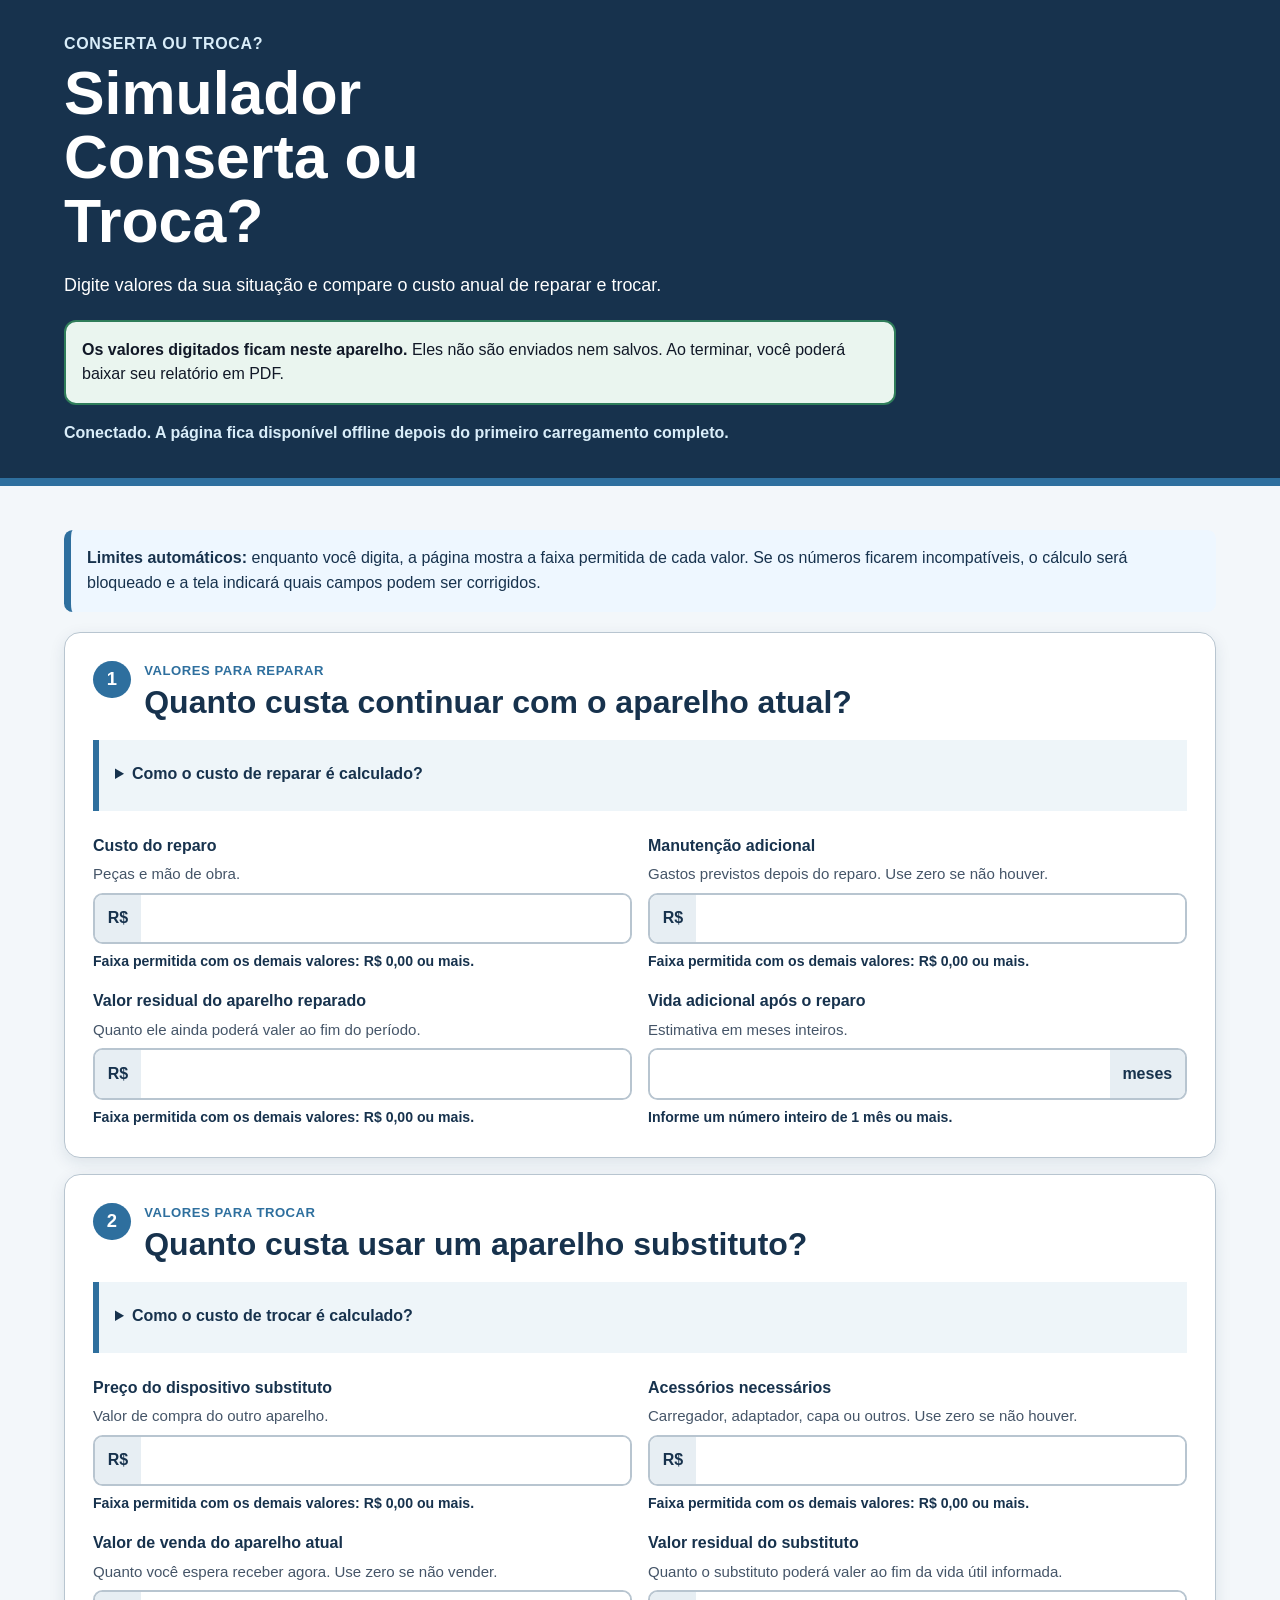
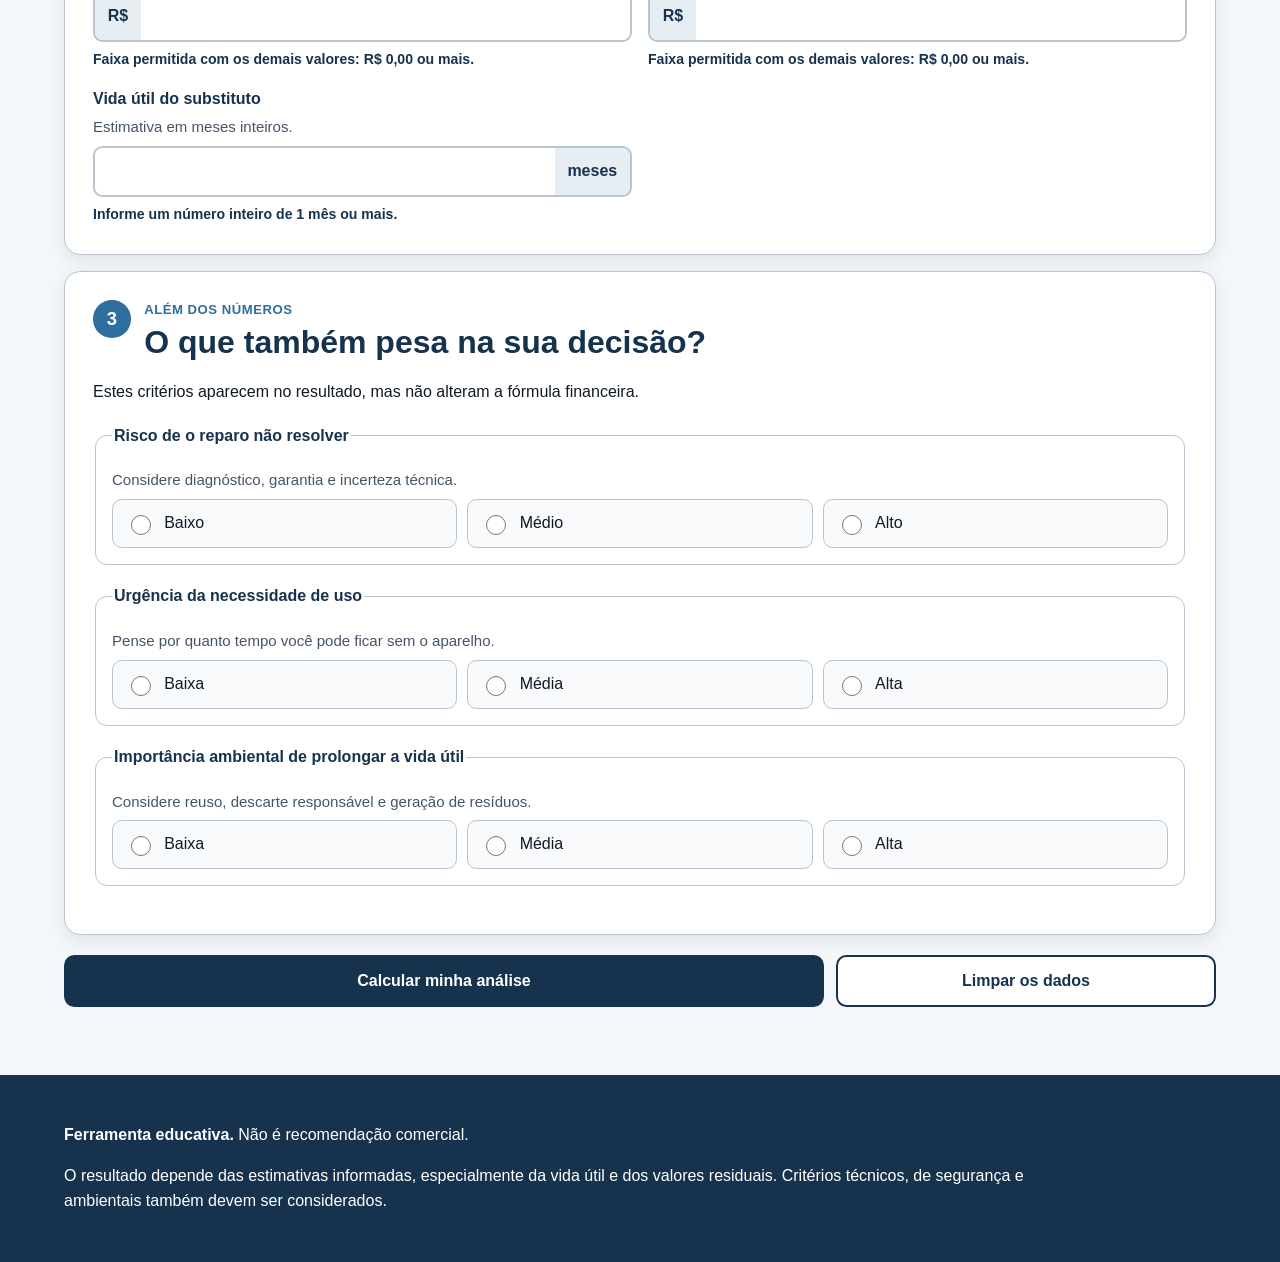
<file: simulador/index.html>
<!doctype html>
<html lang="pt-BR">
  <head>
    <meta charset="utf-8">
    <meta name="viewport" content="width=device-width, initial-scale=1">
    <meta name="theme-color" content="#17324d">
    <meta name="referrer" content="no-referrer">
    <meta
      http-equiv="Content-Security-Policy"
      content="default-src 'self'; script-src 'self'; style-src 'self'; img-src 'self' data:; connect-src 'self'; manifest-src 'self'; worker-src 'self'; object-src 'none'; base-uri 'none'; form-action 'self'"
    >
    <meta
      name="description"
      content="Simulador educativo para comparar o custo anual de reparar ou trocar um dispositivo."
    >
    <title>Simulador Conserta ou Troca?</title>
    <link rel="manifest" href="manifest.webmanifest">
    <link rel="icon" href="icons/app-icon.svg" type="image/svg+xml">
    <link rel="stylesheet" href="styles.css?v=5">
    <script src="core.js" defer></script>
    <script src="pdf.js" defer></script>
    <script src="app.js?v=5" defer></script>
  </head>
  <body>
    <a class="pular-conteudo" href="#conteudo">Pular para o formulário</a>

    <header class="cabecalho">
      <div class="limite">
        <p class="marca">Conserta ou Troca?</p>
        <h1>Simulador Conserta ou Troca?</h1>
        <p class="subtitulo">
          Digite valores da sua situação e compare o custo anual de reparar e trocar.
        </p>
        <div class="aviso-privacidade" role="note">
          <strong>Os valores digitados ficam neste aparelho.</strong>
          Eles não são enviados nem salvos. Ao terminar, você poderá baixar seu relatório em PDF.
        </div>
        <p id="estado-rede" class="estado-rede" aria-live="polite"></p>
      </div>
    </header>

    <main id="conteudo" class="limite">
      <noscript>
        <p class="mensagem mensagem-erro">
          Ative o JavaScript do navegador para fazer os cálculos.
        </p>
      </noscript>

      <form id="formulario-analise" novalidate>
        <p class="aviso-limites" role="note">
          <strong>Limites automáticos:</strong> enquanto você digita, a página mostra a
          faixa permitida de cada valor. Se os números ficarem incompatíveis, o cálculo
          será bloqueado e a tela indicará quais campos podem ser corrigidos.
        </p>
        <section class="secao" aria-labelledby="titulo-reparar">
          <div class="cabecalho-secao">
            <span class="numero-etapa" aria-hidden="true">1</span>
            <div>
              <p class="rotulo-etapa">Valores para reparar</p>
              <h2 id="titulo-reparar">Quanto custa continuar com o aparelho atual?</h2>
            </div>
          </div>

          <details>
            <summary>Como o custo de reparar é calculado?</summary>
            <p>
              Somamos o reparo e a manutenção adicional, descontamos o valor residual
              do aparelho reparado e dividimos pela vida adicional estimada.
            </p>
          </details>

          <div id="alerta-reparar" class="mensagem aviso-faixa" role="alert" hidden tabindex="-1"></div>

          <div class="grade-campos">
            <div class="campo">
              <label for="custo-reparo">Custo do reparo</label>
              <p id="ajuda-custo-reparo" class="ajuda">Peças e mão de obra.</p>
              <div class="entrada-com-unidade">
                <span aria-hidden="true">R$</span>
                <input id="custo-reparo" name="custo_reparo" type="number" inputmode="decimal" min="0" step="0.01" required aria-describedby="ajuda-custo-reparo limite-custo-reparo">
              </div>
              <p id="limite-custo-reparo" class="orientacao-faixa" aria-live="polite">Faixa permitida: R$ 0,00 ou mais.</p>
            </div>

            <div class="campo">
              <label for="manutencao-adicional">Manutenção adicional</label>
              <p id="ajuda-manutencao" class="ajuda">Gastos previstos depois do reparo. Use zero se não houver.</p>
              <div class="entrada-com-unidade">
                <span aria-hidden="true">R$</span>
                <input id="manutencao-adicional" name="manutencao_adicional" type="number" inputmode="decimal" min="0" step="0.01" required aria-describedby="ajuda-manutencao limite-manutencao">
              </div>
              <p id="limite-manutencao" class="orientacao-faixa" aria-live="polite">Faixa permitida: R$ 0,00 ou mais.</p>
            </div>

            <div class="campo">
              <label for="residual-reparado">Valor residual do aparelho reparado</label>
              <p id="ajuda-residual-reparado" class="ajuda">Quanto ele ainda poderá valer ao fim do período.</p>
              <div class="entrada-com-unidade">
                <span aria-hidden="true">R$</span>
                <input id="residual-reparado" name="residual_reparado" type="number" inputmode="decimal" min="0" step="0.01" required aria-describedby="ajuda-residual-reparado limite-residual-reparado">
              </div>
              <p id="limite-residual-reparado" class="orientacao-faixa" aria-live="polite">Preencha reparo e manutenção para ver o valor máximo.</p>
            </div>

            <div class="campo">
              <label for="vida-adicional">Vida adicional após o reparo</label>
              <p id="ajuda-vida-adicional" class="ajuda">Estimativa em meses inteiros.</p>
              <div class="entrada-com-unidade entrada-com-unidade-final">
                <input id="vida-adicional" name="vida_adicional_meses" type="number" inputmode="numeric" min="1" step="1" required aria-describedby="ajuda-vida-adicional limite-vida-adicional">
                <span aria-hidden="true">meses</span>
              </div>
              <p id="limite-vida-adicional" class="orientacao-faixa" aria-live="polite">Informe um número inteiro de 1 mês ou mais.</p>
            </div>
          </div>
        </section>

        <section class="secao" aria-labelledby="titulo-trocar">
          <div class="cabecalho-secao">
            <span class="numero-etapa" aria-hidden="true">2</span>
            <div>
              <p class="rotulo-etapa">Valores para trocar</p>
              <h2 id="titulo-trocar">Quanto custa usar um aparelho substituto?</h2>
            </div>
          </div>

          <details>
            <summary>Como o custo de trocar é calculado?</summary>
            <p>
              Somamos o preço do substituto e os acessórios, descontamos a venda do
              aparelho atual e o valor residual do substituto, e dividimos pela vida útil.
              O valor pago no passado pelo aparelho atual fica fora da conta.
            </p>
          </details>

          <div id="alerta-trocar" class="mensagem aviso-faixa" role="alert" hidden tabindex="-1"></div>

          <div class="grade-campos">
            <div class="campo">
              <label for="preco-substituto">Preço do dispositivo substituto</label>
              <p id="ajuda-preco-substituto" class="ajuda">Valor de compra do outro aparelho.</p>
              <div class="entrada-com-unidade">
                <span aria-hidden="true">R$</span>
                <input id="preco-substituto" name="preco_substituto" type="number" inputmode="decimal" min="0" step="0.01" required aria-describedby="ajuda-preco-substituto limite-preco-substituto">
              </div>
              <p id="limite-preco-substituto" class="orientacao-faixa" aria-live="polite">Faixa permitida: R$ 0,00 ou mais.</p>
            </div>

            <div class="campo">
              <label for="custos-acessorios">Acessórios necessários</label>
              <p id="ajuda-acessorios" class="ajuda">Carregador, adaptador, capa ou outros. Use zero se não houver.</p>
              <div class="entrada-com-unidade">
                <span aria-hidden="true">R$</span>
                <input id="custos-acessorios" name="custos_acessorios" type="number" inputmode="decimal" min="0" step="0.01" required aria-describedby="ajuda-acessorios limite-acessorios">
              </div>
              <p id="limite-acessorios" class="orientacao-faixa" aria-live="polite">Faixa permitida: R$ 0,00 ou mais.</p>
            </div>

            <div class="campo">
              <label for="valor-venda-atual">Valor de venda do aparelho atual</label>
              <p id="ajuda-venda-atual" class="ajuda">Quanto você espera receber agora. Use zero se não vender.</p>
              <div class="entrada-com-unidade">
                <span aria-hidden="true">R$</span>
                <input id="valor-venda-atual" name="valor_venda_atual" type="number" inputmode="decimal" min="0" step="0.01" required aria-describedby="ajuda-venda-atual limite-venda-atual">
              </div>
              <p id="limite-venda-atual" class="orientacao-faixa" aria-live="polite">Preencha preço, acessórios e residual para ver o valor máximo.</p>
            </div>

            <div class="campo">
              <label for="residual-substituto">Valor residual do substituto</label>
              <p id="ajuda-residual-substituto" class="ajuda">Quanto o substituto poderá valer ao fim da vida útil informada.</p>
              <div class="entrada-com-unidade">
                <span aria-hidden="true">R$</span>
                <input id="residual-substituto" name="residual_substituto" type="number" inputmode="decimal" min="0" step="0.01" required aria-describedby="ajuda-residual-substituto limite-residual-substituto">
              </div>
              <p id="limite-residual-substituto" class="orientacao-faixa" aria-live="polite">Preencha preço, acessórios e venda para ver o valor máximo.</p>
            </div>

            <div class="campo">
              <label for="vida-substituto">Vida útil do substituto</label>
              <p id="ajuda-vida-substituto" class="ajuda">Estimativa em meses inteiros.</p>
              <div class="entrada-com-unidade entrada-com-unidade-final">
                <input id="vida-substituto" name="vida_substituto_meses" type="number" inputmode="numeric" min="1" step="1" required aria-describedby="ajuda-vida-substituto limite-vida-substituto">
                <span aria-hidden="true">meses</span>
              </div>
              <p id="limite-vida-substituto" class="orientacao-faixa" aria-live="polite">Informe um número inteiro de 1 mês ou mais.</p>
            </div>
          </div>
        </section>

        <section class="secao" aria-labelledby="titulo-criterios">
          <div class="cabecalho-secao">
            <span class="numero-etapa" aria-hidden="true">3</span>
            <div>
              <p class="rotulo-etapa">Além dos números</p>
              <h2 id="titulo-criterios">O que também pesa na sua decisão?</h2>
            </div>
          </div>
          <p>
            Estes critérios aparecem no resultado, mas não alteram a fórmula financeira.
          </p>

          <fieldset class="grupo-opcoes">
            <legend>Risco de o reparo não resolver</legend>
            <p class="ajuda">Considere diagnóstico, garantia e incerteza técnica.</p>
            <div class="opcoes">
              <label><input type="radio" name="risco_reparo" value="Baixo" required> Baixo</label>
              <label><input type="radio" name="risco_reparo" value="Médio"> Médio</label>
              <label><input type="radio" name="risco_reparo" value="Alto"> Alto</label>
            </div>
            <p class="orientacao-validacao" hidden>Escolha uma opção para continuar.</p>
          </fieldset>

          <fieldset class="grupo-opcoes">
            <legend>Urgência da necessidade de uso</legend>
            <p class="ajuda">Pense por quanto tempo você pode ficar sem o aparelho.</p>
            <div class="opcoes">
              <label><input type="radio" name="urgencia_uso" value="Baixa" required> Baixa</label>
              <label><input type="radio" name="urgencia_uso" value="Média"> Média</label>
              <label><input type="radio" name="urgencia_uso" value="Alta"> Alta</label>
            </div>
            <p class="orientacao-validacao" hidden>Escolha uma opção para continuar.</p>
          </fieldset>

          <fieldset class="grupo-opcoes">
            <legend>Importância ambiental de prolongar a vida útil</legend>
            <p class="ajuda">Considere reuso, descarte responsável e geração de resíduos.</p>
            <div class="opcoes">
              <label><input type="radio" name="prioridade_ambiental" value="Baixa" required> Baixa</label>
              <label><input type="radio" name="prioridade_ambiental" value="Média"> Média</label>
              <label><input type="radio" name="prioridade_ambiental" value="Alta"> Alta</label>
            </div>
            <p class="orientacao-validacao" hidden>Escolha uma opção para continuar.</p>
          </fieldset>
        </section>

        <div id="mensagem-erro" class="mensagem mensagem-erro" role="alert" hidden tabindex="-1"></div>

        <div class="acoes-formulario">
          <button id="calcular-analise" class="botao botao-primario" type="submit">Calcular minha análise</button>
          <button class="botao botao-secundario" type="reset">Limpar os dados</button>
        </div>
      </form>

      <section id="resultado" class="secao resultado" aria-labelledby="titulo-resultado" hidden tabindex="-1">
        <div class="cabecalho-secao">
          <span class="numero-etapa" aria-hidden="true">4</span>
          <div>
            <p class="rotulo-etapa">Sua comparação</p>
            <h2 id="titulo-resultado">Resultado da análise</h2>
          </div>
        </div>

        <p id="resultado-principal" class="resultado-principal"></p>
        <p id="resultado-limite" class="resultado-limite"></p>

        <div class="grade-resultados">
          <article class="cartao-resultado cartao-reparar">
            <p class="etiqueta">Reparar</p>
            <p id="custo-anual-reparar" class="valor-resultado"></p>
            <p id="custo-liquido-reparar"></p>
          </article>
          <article class="cartao-resultado cartao-trocar">
            <p class="etiqueta">Trocar</p>
            <p id="custo-anual-trocar" class="valor-resultado"></p>
            <p id="custo-liquido-trocar"></p>
          </article>
        </div>

        <dl class="detalhes-resultado">
          <div>
            <dt>Diferença anual</dt>
            <dd id="diferenca-anual"></dd>
          </div>
          <div>
            <dt>Vida adicional para o reparo empatar</dt>
            <dd id="vida-equilibrio"></dd>
          </div>
        </dl>

        <div class="criterios-resultado">
          <h3>Critérios que não entram na fórmula</h3>
          <ul id="lista-criterios"></ul>
        </div>

        <div class="download-relatorio" aria-labelledby="titulo-download-relatorio">
          <h3 id="titulo-download-relatorio">Leve sua análise com você</h3>
          <p>
            Gere um relatório com gráficos comparativos, valores informados, resultado
            financeiro, critérios qualitativos e limitações da análise.
          </p>
          <button id="baixar-relatorio" class="botao botao-download" type="button">
            Baixar relatório em PDF
          </button>
          <p class="ajuda-download">
            O PDF é criado e baixado somente neste aparelho. Nenhum dado é enviado ou armazenado.
          </p>
          <div id="mensagem-download" class="mensagem mensagem-erro" role="alert" hidden></div>
        </div>

        <button id="nova-analise" class="botao botao-secundario" type="button">Fazer outra análise</button>
      </section>
    </main>

    <footer>
      <div class="limite">
        <p><strong>Ferramenta educativa.</strong> Não é recomendação comercial.</p>
        <p>
          O resultado depende das estimativas informadas, especialmente da vida útil e
          dos valores residuais. Critérios técnicos, de segurança e ambientais também devem ser considerados.
        </p>
      </div>
    </footer>
  </body>
</html>
</file>
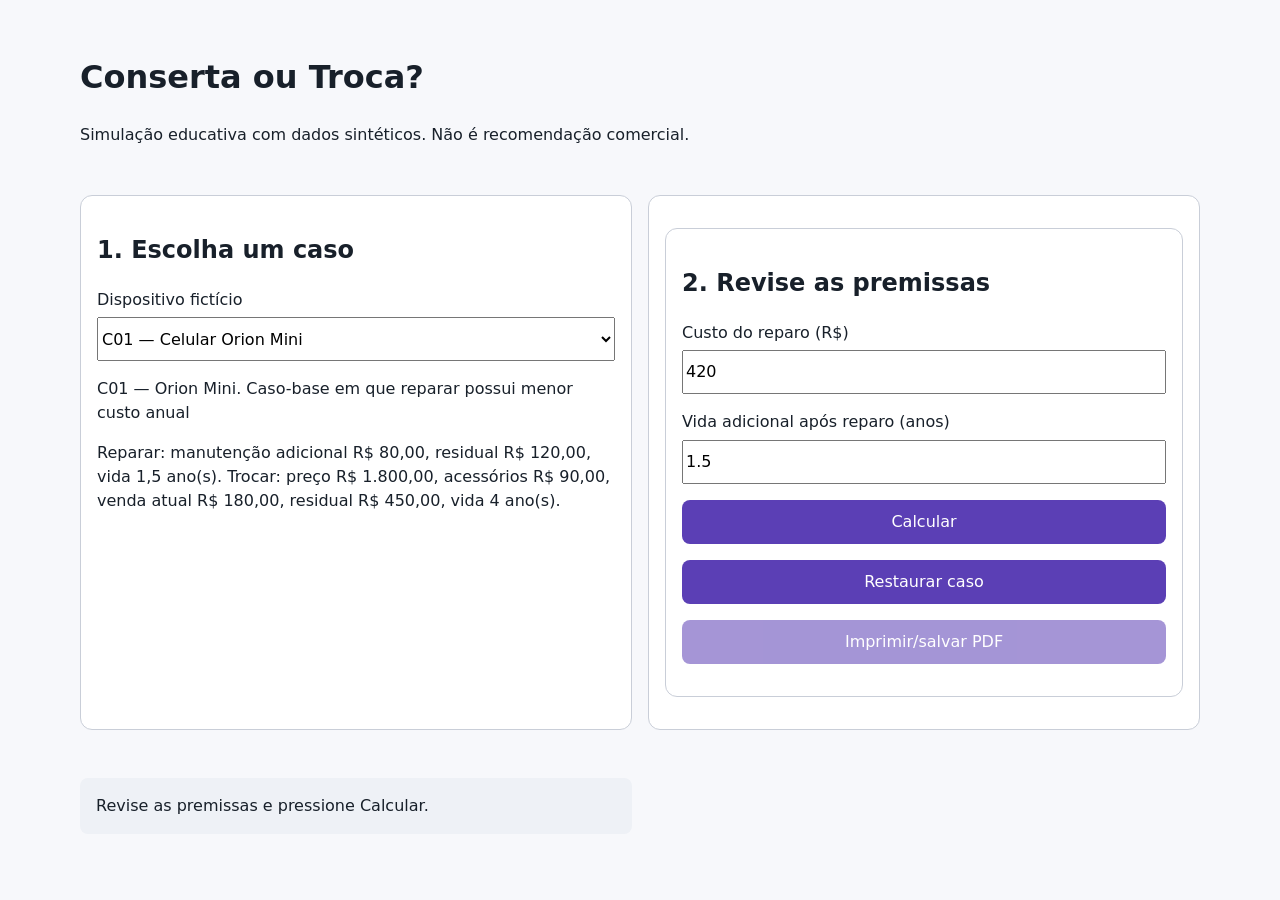
<file: 02_produto_guilherme/app/index.html>
<!doctype html>
<html lang="pt-BR">
<head>
  <meta charset="utf-8">
  <meta name="viewport" content="width=device-width, initial-scale=1">
  <title>Conserta ou Troca?</title>
  <link rel="stylesheet" href="css/tema.css">
  <link rel="stylesheet" href="css/app.css">
</head>
<body>
  <header>
    <h1>Conserta ou Troca?</h1>
    <p>Simulação educativa com dados sintéticos. Não é recomendação comercial.</p>
  </header>

  <main>
    <section aria-labelledby="titulo-caso">
      <h2 id="titulo-caso">1. Escolha um caso</h2>
      <label for="caso">Dispositivo fictício</label>
      <select id="caso"></select>
      <p id="descricao-caso"></p>
      <p id="premissas-caso"></p>
    </section>

    <form id="form-comparacao" novalidate>
      <section aria-labelledby="titulo-premissas">
        <h2 id="titulo-premissas">2. Revise as premissas</h2>
        <label for="custo-reparo">Custo do reparo (R$)</label>
        <input id="custo-reparo" type="number" min="0" step="any">
        <label for="vida-adicional">Vida adicional após reparo (anos)</label>
        <input id="vida-adicional" type="number" min="0" step="any">
        <button id="calcular" type="submit" disabled>Calcular</button>
        <button id="restaurar" type="button" disabled>Restaurar caso</button>
        <button id="imprimir" type="button" disabled>Imprimir/salvar PDF</button>
      </section>
    </form>

    <output id="mensagem" role="status" aria-live="polite">
      Revise as premissas e pressione Calcular.
    </output>

    <section id="resultados" aria-labelledby="titulo-resultados" hidden>
      <p class="apenas-impressao"><strong>Conserta ou Troca?</strong><br>Simulação educativa com dados sintéticos. Não é recomendação comercial.</p>
      <h2 id="titulo-resultados">3. Compare os resultados</h2>
      <p id="caso-simulacao"></p>
      <p id="decisao"></p>
      <p id="explicacao-resultado"></p>
      <p id="premissas-simulacao"></p>
      <p id="sensibilidade"></p>
      <div id="tabela-resultados"></div>
      <div id="grafico-resultados"></div>
      <h3>Critérios não financeiros</h3>
      <ul id="criterios">
        <li id="garantia-reparo"></li>
        <li id="garantia-substituto"></li>
        <li id="risco-reparo"></li>
        <li id="necessidade-usuario"></li>
        <li id="impacto-ambiental"></li>
      </ul>
    </section>
  </main>

  <script src="js/dados.js"></script>
  <script src="js/calculos.js"></script>
  <script src="js/interface.js"></script>
  <script src="js/app.js"></script>
</body>
</html>
</file>
<file: simulador/styles.css>
:root {
  --azul-escuro: #17324d;
  --azul-medio: #2e6f9e;
  --verde: #2f7d5a;
  --laranja: #c87523;
  --texto: #111827;
  --texto-suave: #455568;
  --fundo: #f3f7fa;
  --superficie: #ffffff;
  --borda: #b8c5d0;
  --erro: #a10e25;
  --foco: #005fcc;
  --sombra: 0 0.3rem 1rem rgb(23 50 77 / 10%);
}

* {
  box-sizing: border-box;
}

html {
  scroll-behavior: smooth;
}

body {
  margin: 0;
  background: var(--fundo);
  color: var(--texto);
  font-family: Arial, "Liberation Sans", sans-serif;
  font-size: 1rem;
  line-height: 1.55;
}

button,
input,
textarea {
  font: inherit;
}

button,
label,
summary {
  -webkit-tap-highlight-color: transparent;
}

.limite {
  width: min(72rem, calc(100% - 2rem));
  margin-inline: auto;
}

.pular-conteudo {
  position: fixed;
  z-index: 10;
  top: 0.5rem;
  left: 0.5rem;
  padding: 0.75rem 1rem;
  color: #fff;
  background: var(--azul-escuro);
  transform: translateY(-150%);
}

.pular-conteudo:focus {
  transform: translateY(0);
}

.cabecalho {
  padding-block: 2rem;
  color: #fff;
  background: var(--azul-escuro);
  border-bottom: 0.5rem solid var(--azul-medio);
}

.marca,
.rotulo-etapa {
  margin: 0;
  font-weight: 700;
  letter-spacing: 0.04em;
  text-transform: uppercase;
}

.marca {
  color: #d9edf9;
}

h1,
h2,
h3,
p {
  overflow-wrap: anywhere;
}

h1 {
  max-width: 16ch;
  margin: 0.35rem 0 0.75rem;
  font-size: clamp(2rem, 9vw, 3.8rem);
  line-height: 1.05;
}

h2 {
  margin: 0.15rem 0;
  color: var(--azul-escuro);
  font-size: clamp(1.4rem, 5vw, 2rem);
  line-height: 1.2;
}

h3 {
  color: var(--azul-escuro);
}

.subtitulo {
  max-width: 48rem;
  margin-bottom: 1.25rem;
  font-size: 1.12rem;
}

.aviso-privacidade {
  max-width: 52rem;
  padding: 1rem;
  color: var(--texto);
  background: #eaf5ef;
  border: 2px solid var(--verde);
  border-radius: 0.75rem;
}

.estado-rede {
  min-height: 1.5rem;
  margin-bottom: 0;
  color: #d9edf9;
  font-weight: 700;
}

main {
  padding-block: 1.5rem 3rem;
}

.secao {
  margin-block: 1rem;
  padding: clamp(1rem, 4vw, 1.75rem);
  background: var(--superficie);
  border: 1px solid var(--borda);
  border-radius: 1rem;
  box-shadow: var(--sombra);
}

.cabecalho-secao {
  display: flex;
  align-items: flex-start;
  gap: 0.85rem;
  margin-bottom: 1rem;
}

.numero-etapa {
  display: inline-grid;
  flex: 0 0 2.35rem;
  width: 2.35rem;
  height: 2.35rem;
  place-items: center;
  color: #fff;
  background: var(--azul-medio);
  border-radius: 50%;
  font-size: 1.15rem;
  font-weight: 700;
}

.rotulo-etapa {
  color: var(--azul-medio);
  font-size: 0.82rem;
}

details {
  margin-block: 1rem 1.4rem;
  padding: 0.85rem 1rem;
  background: #eef5f9;
  border-left: 0.4rem solid var(--azul-medio);
}

summary {
  min-height: 2.75rem;
  padding-block: 0.5rem;
  color: var(--azul-escuro);
  cursor: pointer;
  font-weight: 700;
}

.grade-campos {
  display: grid;
  gap: 1rem;
}

.campo label,
legend {
  color: var(--azul-escuro);
  font-weight: 700;
}

.ajuda {
  margin: 0.25rem 0 0.45rem;
  color: var(--texto-suave);
  font-size: 0.94rem;
}

.aviso-limites {
  margin: 1.25rem 0;
  padding: 1rem;
  color: var(--azul-escuro);
  background: #eef7ff;
  border-left: 0.45rem solid var(--azul-medio);
  border-radius: 0.55rem;
}

.orientacao-faixa {
  margin: 0.45rem 0 0;
  color: var(--azul-escuro);
  font-size: 0.88rem;
  font-weight: 700;
}

.entrada-com-unidade {
  display: flex;
  align-items: stretch;
  min-height: 3rem;
  overflow: hidden;
  background: #fff;
  border: 2px solid var(--borda);
  border-radius: 0.6rem;
}

.entrada-com-unidade:focus-within {
  border-color: var(--foco);
  outline: 3px solid rgb(0 95 204 / 25%);
}

.campo-invalido .entrada-com-unidade {
  border-color: var(--erro);
  box-shadow: 0 0 0 3px rgb(161 14 37 / 14%);
}

.campo-invalido .orientacao-faixa {
  color: var(--erro);
}

.campo-invalido label,
.grupo-invalido legend,
.orientacao-validacao {
  color: var(--erro);
}

.entrada-com-unidade span {
  display: inline-flex;
  align-items: center;
  padding-inline: 0.8rem;
  color: var(--azul-escuro);
  background: #e7eef3;
  font-weight: 700;
}

.entrada-com-unidade input {
  min-width: 0;
  width: 100%;
  padding: 0.7rem;
  color: var(--texto);
  background: #fff;
  border: 0;
}

.entrada-com-unidade input:focus {
  outline: 0;
}

.entrada-com-unidade-final span {
  white-space: nowrap;
}

.grupo-opcoes {
  margin-block: 1.2rem;
  padding: 1rem;
  border: 1px solid var(--borda);
  border-radius: 0.75rem;
}

.grupo-opcoes.grupo-invalido {
  border: 2px solid var(--erro);
  box-shadow: 0 0 0 3px rgb(161 14 37 / 14%);
}

.orientacao-validacao {
  margin: 0.75rem 0 0;
  font-size: 0.88rem;
  font-weight: 700;
}

.opcoes {
  display: grid;
  gap: 0.65rem;
}

.opcoes label {
  display: flex;
  min-height: 3rem;
  align-items: center;
  gap: 0.65rem;
  padding: 0.7rem 0.8rem;
  color: var(--texto);
  background: #f8fafb;
  border: 1px solid var(--borda);
  border-radius: 0.6rem;
  cursor: pointer;
}

.opcoes label:has(input:checked) {
  background: #eaf5ef;
  border: 2px solid var(--verde);
}

input[type="radio"] {
  width: 1.25rem;
  height: 1.25rem;
  accent-color: var(--verde);
}

textarea {
  width: 100%;
  min-height: 8rem;
  padding: 0.8rem;
  color: var(--texto);
  background: #fff;
  border: 2px solid var(--borda);
  border-radius: 0.6rem;
  resize: vertical;
}

button:focus-visible,
input:focus-visible,
textarea:focus-visible,
summary:focus-visible,
a:focus-visible {
  outline: 3px solid var(--foco);
  outline-offset: 3px;
}

.acoes-formulario {
  display: grid;
  gap: 0.75rem;
  margin-block: 1.25rem;
}

.botao {
  min-height: 3.2rem;
  padding: 0.75rem 1.1rem;
  border: 2px solid transparent;
  border-radius: 0.65rem;
  cursor: pointer;
  font-weight: 700;
}

.botao-primario {
  color: #fff;
  background: var(--azul-escuro);
}

.botao-primario:hover,
.botao-primario:active {
  background: #244b6d;
}

.botao:disabled {
  color: #4f5962;
  background: #dce1e5;
  border-color: #b6bfc7;
  cursor: not-allowed;
}

.botao-secundario {
  color: var(--azul-escuro);
  background: #fff;
  border-color: var(--azul-escuro);
}

.botao-download {
  width: 100%;
  color: #fff;
  background: var(--verde);
}

.mensagem {
  margin-block: 1rem;
  padding: 1rem;
  border-radius: 0.65rem;
}

.mensagem-erro {
  color: #741022;
  background: #fff0f2;
  border: 2px solid var(--erro);
}

.aviso-faixa {
  color: #741022;
  background: #fff8e8;
  border: 2px solid var(--erro);
  font-weight: 650;
}

.resultado {
  border-top: 0.5rem solid var(--azul-medio);
}

.resultado-principal {
  margin: 1rem 0 0.5rem;
  color: var(--azul-escuro);
  font-size: clamp(1.35rem, 5vw, 2.1rem);
  font-weight: 700;
  line-height: 1.2;
}

.resultado-limite {
  padding: 0.85rem 1rem;
  color: var(--texto);
  background: #fff3e7;
  border-left: 0.45rem solid var(--laranja);
}

.grade-resultados {
  display: grid;
  gap: 1rem;
  margin-block: 1.25rem;
}

.cartao-resultado {
  padding: 1rem;
  border: 2px solid var(--borda);
  border-radius: 0.75rem;
}

.cartao-reparar {
  border-left: 0.55rem solid var(--verde);
}

.cartao-trocar {
  border-left: 0.55rem solid var(--laranja);
}

.etiqueta {
  margin: 0;
  color: var(--azul-escuro);
  font-weight: 700;
}

.valor-resultado {
  margin: 0.25rem 0;
  color: var(--azul-escuro);
  font-size: clamp(1.55rem, 7vw, 2.4rem);
  font-weight: 700;
}

.detalhes-resultado {
  display: grid;
  gap: 0.75rem;
}

.detalhes-resultado div {
  padding: 0.85rem;
  background: #eef5f9;
  border-radius: 0.6rem;
}

.detalhes-resultado dt {
  color: var(--azul-escuro);
  font-weight: 700;
}

.detalhes-resultado dd {
  margin: 0.25rem 0 0;
}

.criterios-resultado {
  margin-block: 1.25rem;
}

.criterios-resultado li {
  margin-block: 0.5rem;
}

.download-relatorio {
  margin-block: 1.5rem;
  padding: clamp(1rem, 4vw, 1.5rem);
  background: #eef5f9;
  border: 2px solid var(--azul-medio);
  border-radius: 0.8rem;
}

.download-relatorio h3 {
  margin: 0 0 0.4rem;
  color: var(--azul-escuro);
}

.download-relatorio > p:first-of-type {
  margin: 0 0 1rem;
}

.ajuda-download {
  margin-top: 0.65rem;
  color: var(--texto-suave);
  font-size: 0.92rem;
}

footer {
  padding-block: 2rem;
  color: #fff;
  background: var(--azul-escuro);
}

footer p {
  max-width: 60rem;
}

[hidden] {
  display: none !important;
}

@media (min-width: 44rem) {
  .grade-campos,
  .grade-resultados,
  .detalhes-resultado {
    grid-template-columns: repeat(2, minmax(0, 1fr));
  }

  .opcoes {
    grid-template-columns: repeat(3, minmax(0, 1fr));
  }

  .acoes-formulario {
    grid-template-columns: 2fr 1fr;
  }
}

@media (prefers-reduced-motion: reduce) {
  html {
    scroll-behavior: auto;
  }
}

@media print {
  @page {
    size: A4;
    margin: 12mm;
  }

  body {
    background: #fff;
    color: #000;
  }

  .cabecalho,
  #formulario-analise,
  .download-relatorio,
  #nova-analise,
  footer {
    display: none !important;
  }

  .resultado {
    margin: 0;
    border: 1px solid #000;
    box-shadow: none;
  }
}
</file>
<file: 02_produto_guilherme/app/css/tema.css>
:root {
  --fundo: #f7f8fb;
  --superficie: #ffffff;
  --texto: #18202a;
  --primaria: #5b3fb5;
  --borda: #c9ced8;
  --erro: #a10e25;
  --sucesso: #176b3a;
}
</file>
<file: 02_produto_guilherme/app/css/app.css>
* { box-sizing: border-box; }

body {
  margin: 0;
  background: var(--fundo);
  color: var(--texto);
  font: 1rem/1.5 system-ui, sans-serif;
}

header, main {
  width: min(70rem, 100% - 2rem);
  margin-inline: auto;
}

header { padding-block: 2rem 1rem; }

section, form {
  margin-block: 1rem;
  padding: 1rem;
  background: var(--superficie);
  border: 1px solid var(--borda);
  border-radius: 0.75rem;
}

label, select, input, button { display: block; }

select, input, button {
  width: 100%;
  min-height: 2.75rem;
  margin-block: 0.35rem 1rem;
  font: inherit;
}

button {
  color: white;
  background: var(--primaria);
  border: 0;
  border-radius: 0.5rem;
  cursor: pointer;
}

button:disabled {
  opacity: 0.55;
  cursor: not-allowed;
}

button:focus-visible, input:focus-visible, select:focus-visible {
  outline: 3px solid #1b6fd1;
  outline-offset: 2px;
}

output {
  display: block;
  margin-block: 1rem;
  padding: 1rem;
  border-radius: 0.5rem;
  background: #eef1f6;
}

.erro {
  color: var(--erro);
  border: 2px solid var(--erro);
}

.sucesso {
  color: var(--sucesso);
  border: 2px solid var(--sucesso);
}

#decisao { font-weight: 700; }

#tabela-resultados { overflow-x: auto; }

table {
  width: 100%;
  border-collapse: collapse;
  margin-block: 1rem;
}

th, td {
  padding: 0.75rem;
  border: 1px solid var(--borda);
  text-align: left;
}

th { background: #eef1f6; }

.grupo-barra { margin-block: 1rem; }

.grupo-barra p { margin-bottom: 0.25rem; }

.trilho {
  height: 1.5rem;
  background: #e1e5ec;
  border: 1px solid var(--borda);
}

.barra {
  height: 100%;
  background: var(--primaria);
}

dt { font-weight: 700; margin-top: 0.75rem; }
dd { margin-left: 0; }

.apenas-impressao { display: none; }

@media (min-width: 48rem) {
  main { display: grid; gap: 1rem; grid-template-columns: 1fr 1fr; }
  #resultados { grid-column: 1 / -1; }
}

@media print {
  @page { size: A4; margin: 12mm; }
  header, main > section:first-child, form, #mensagem { display: none !important; }
  body { background: white; color: black; }
  .apenas-impressao { display: block; }
  #resultados { border: 1px solid black; padding: 0.75rem; break-inside: avoid; }
  #resultados h2 { margin-block: 0.25rem 0.5rem; }
  #resultados p { margin-block: 0.45rem; }
  #resultados th, #resultados td { padding: 0.45rem; }
  #resultados dt { margin-top: 0.4rem; }
  .barra { background: #555; print-color-adjust: exact; }
}

#criterios { padding-left: 1.25rem; }
#criterios li { margin-block: 0.35rem; }
</file>
